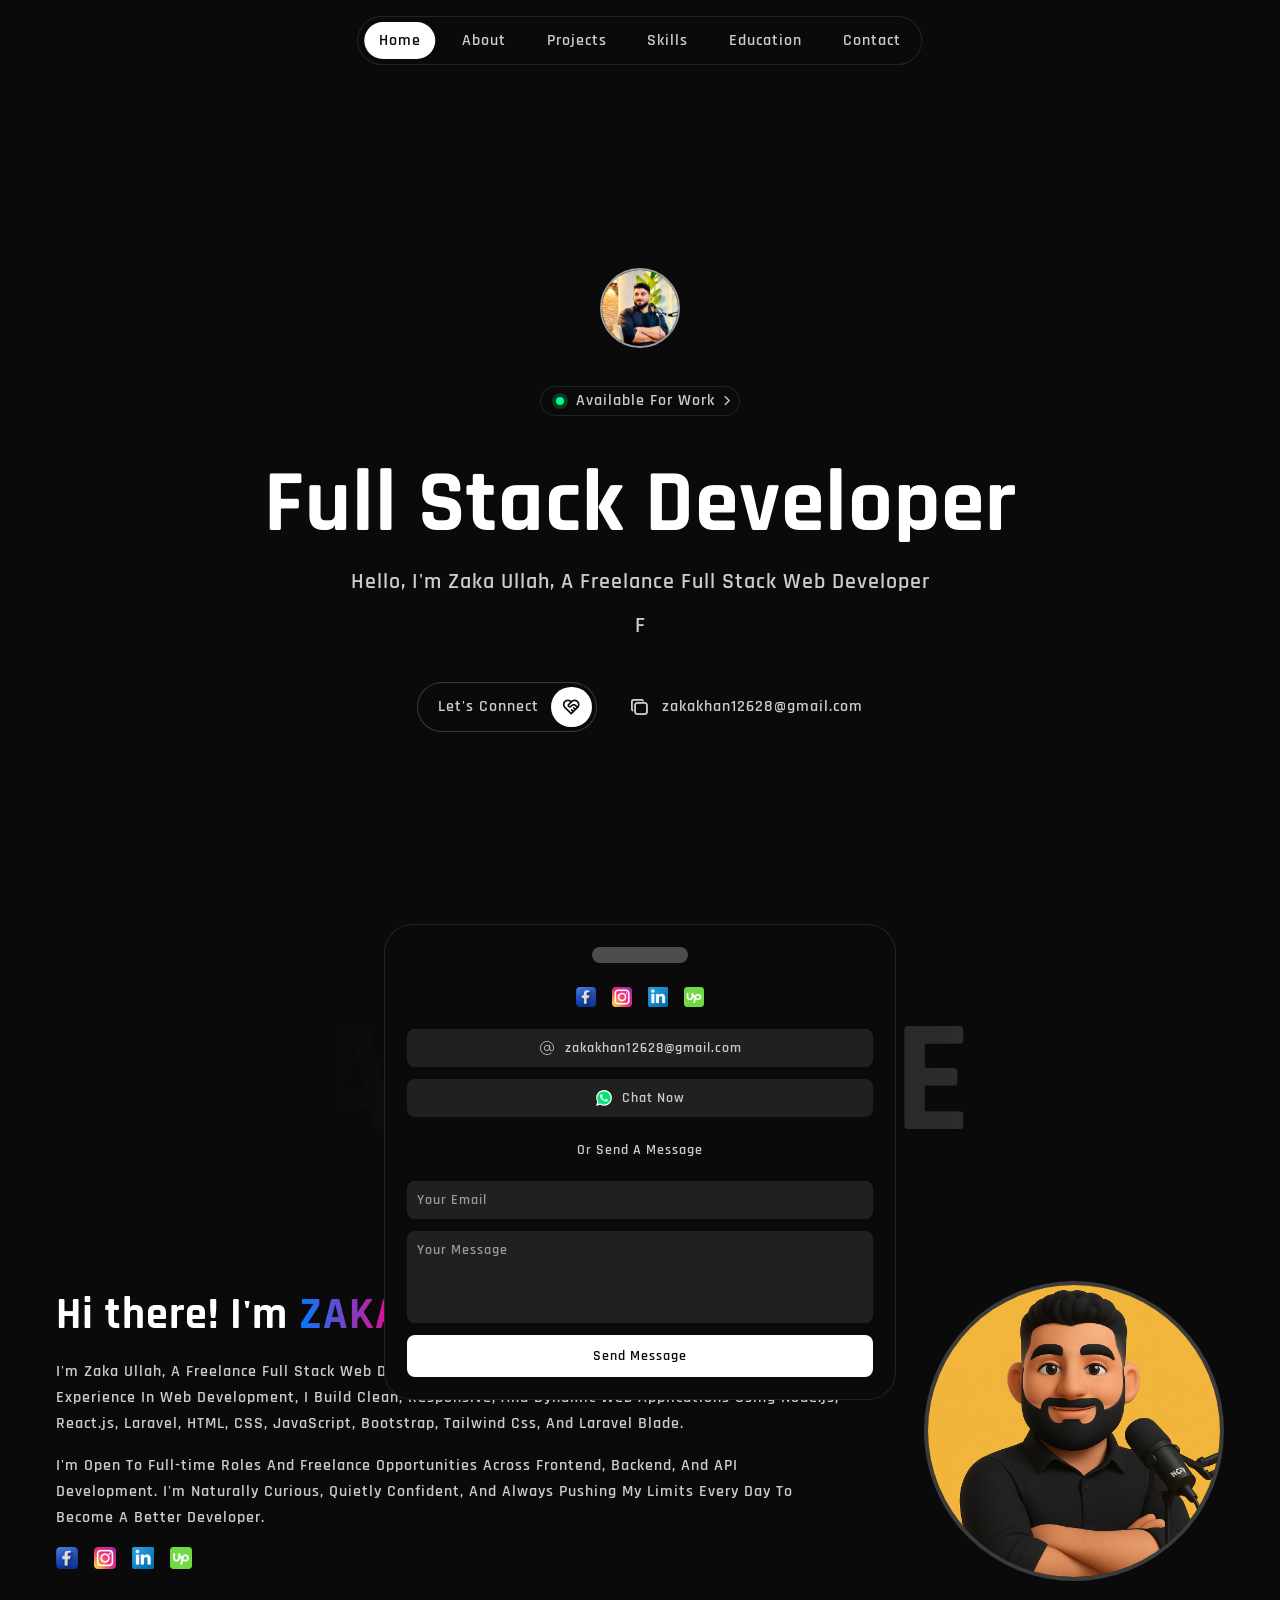
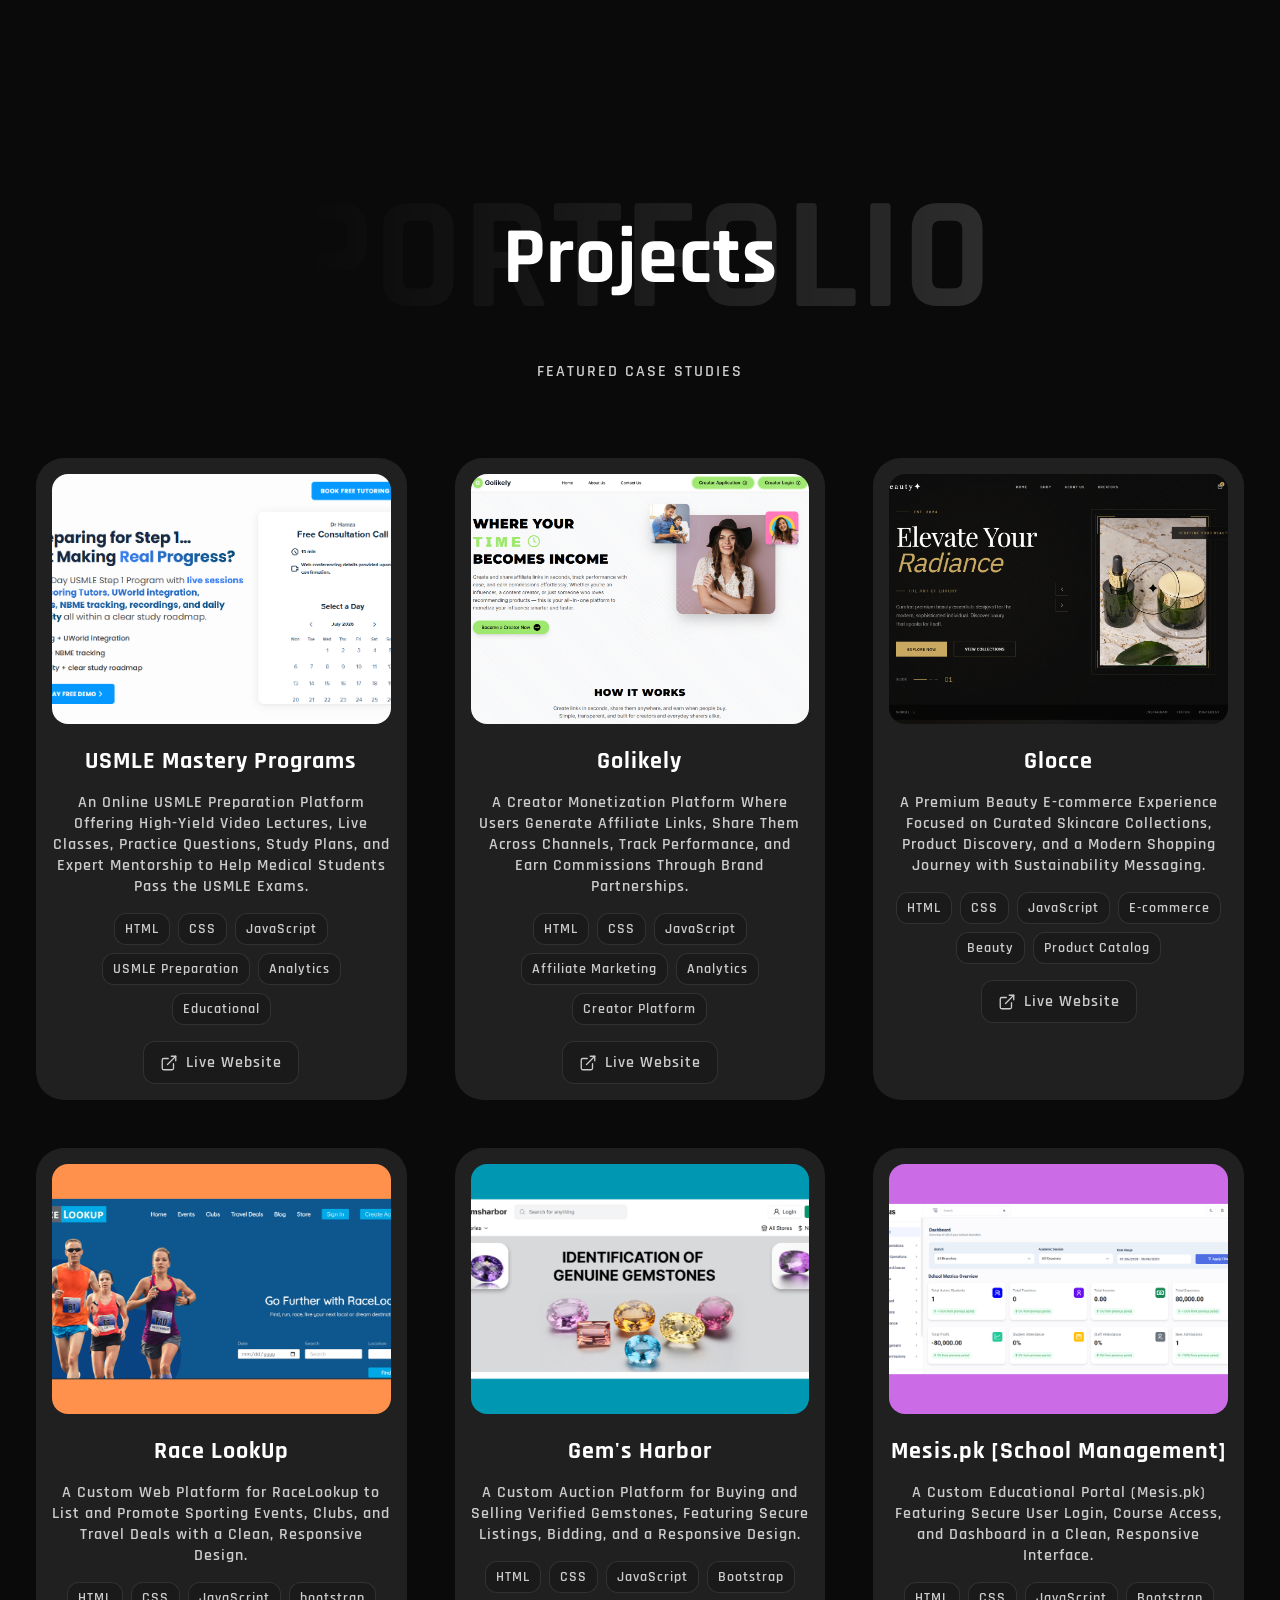
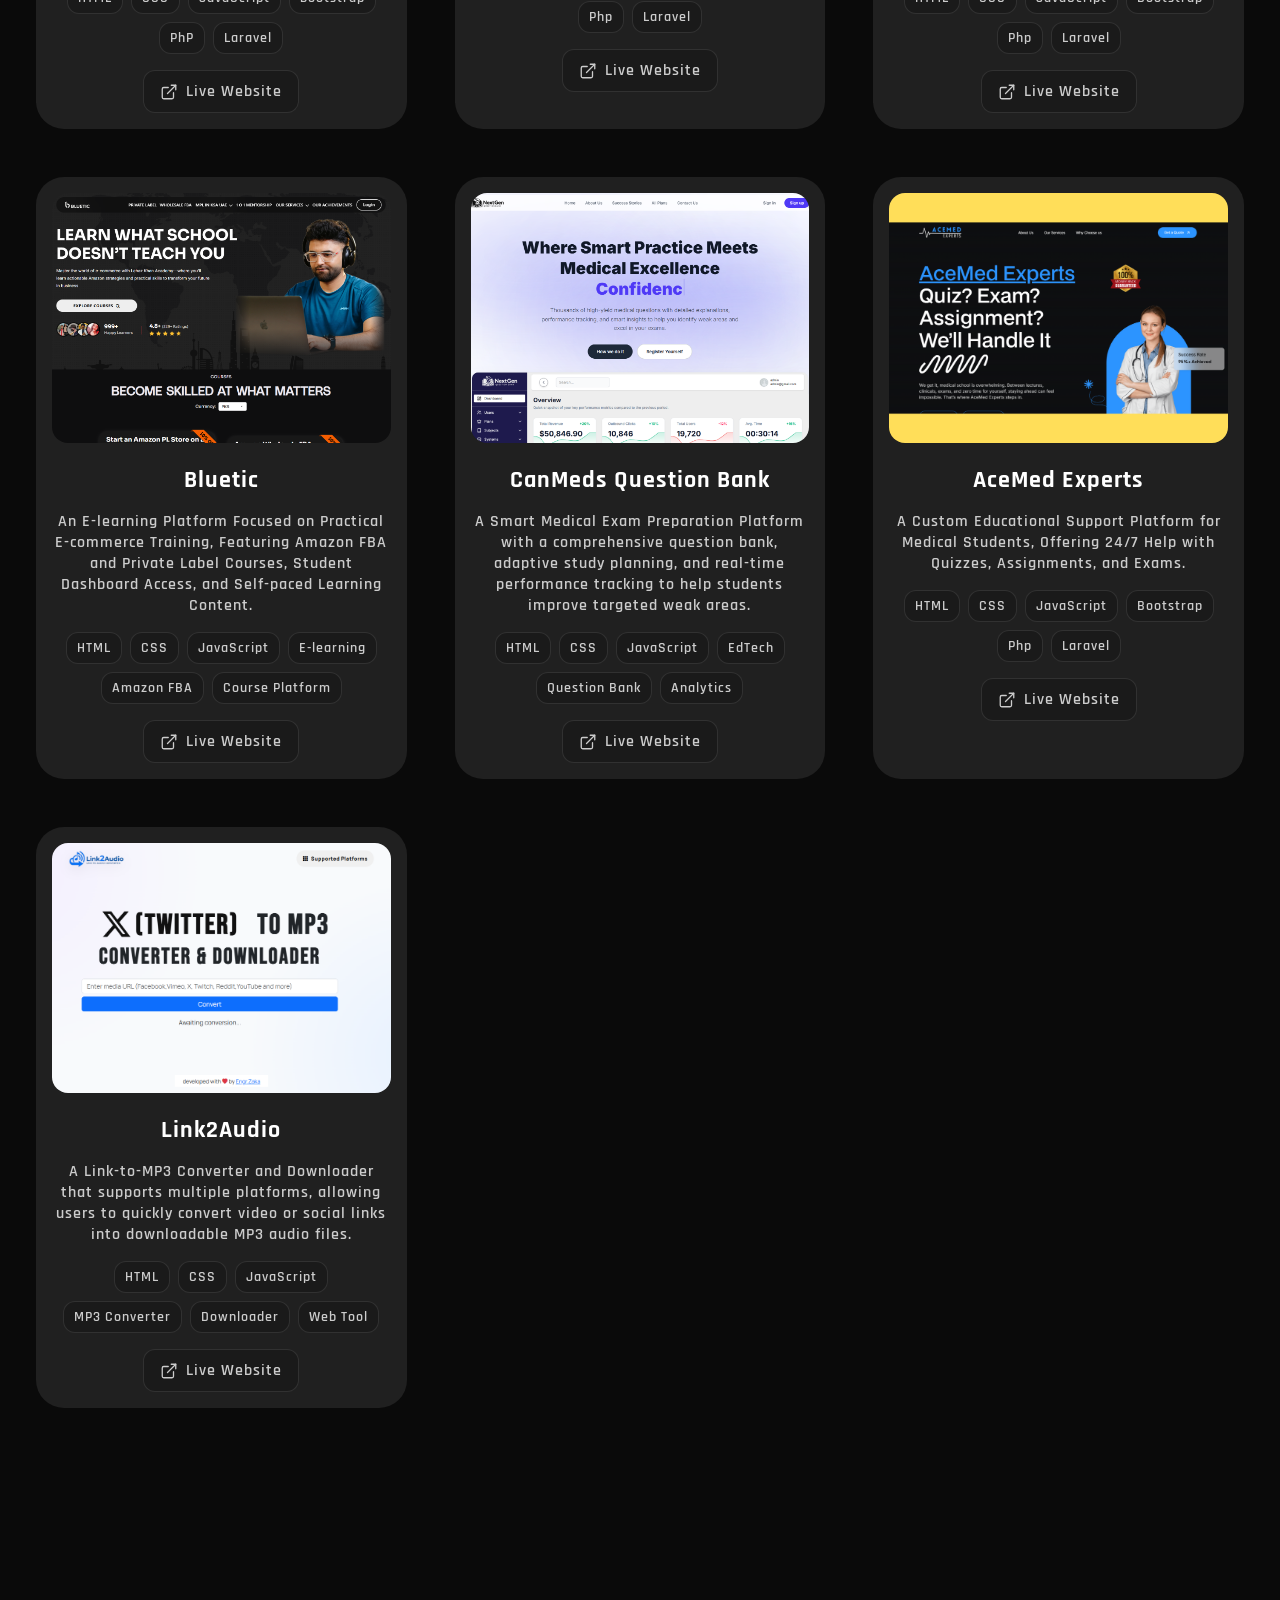
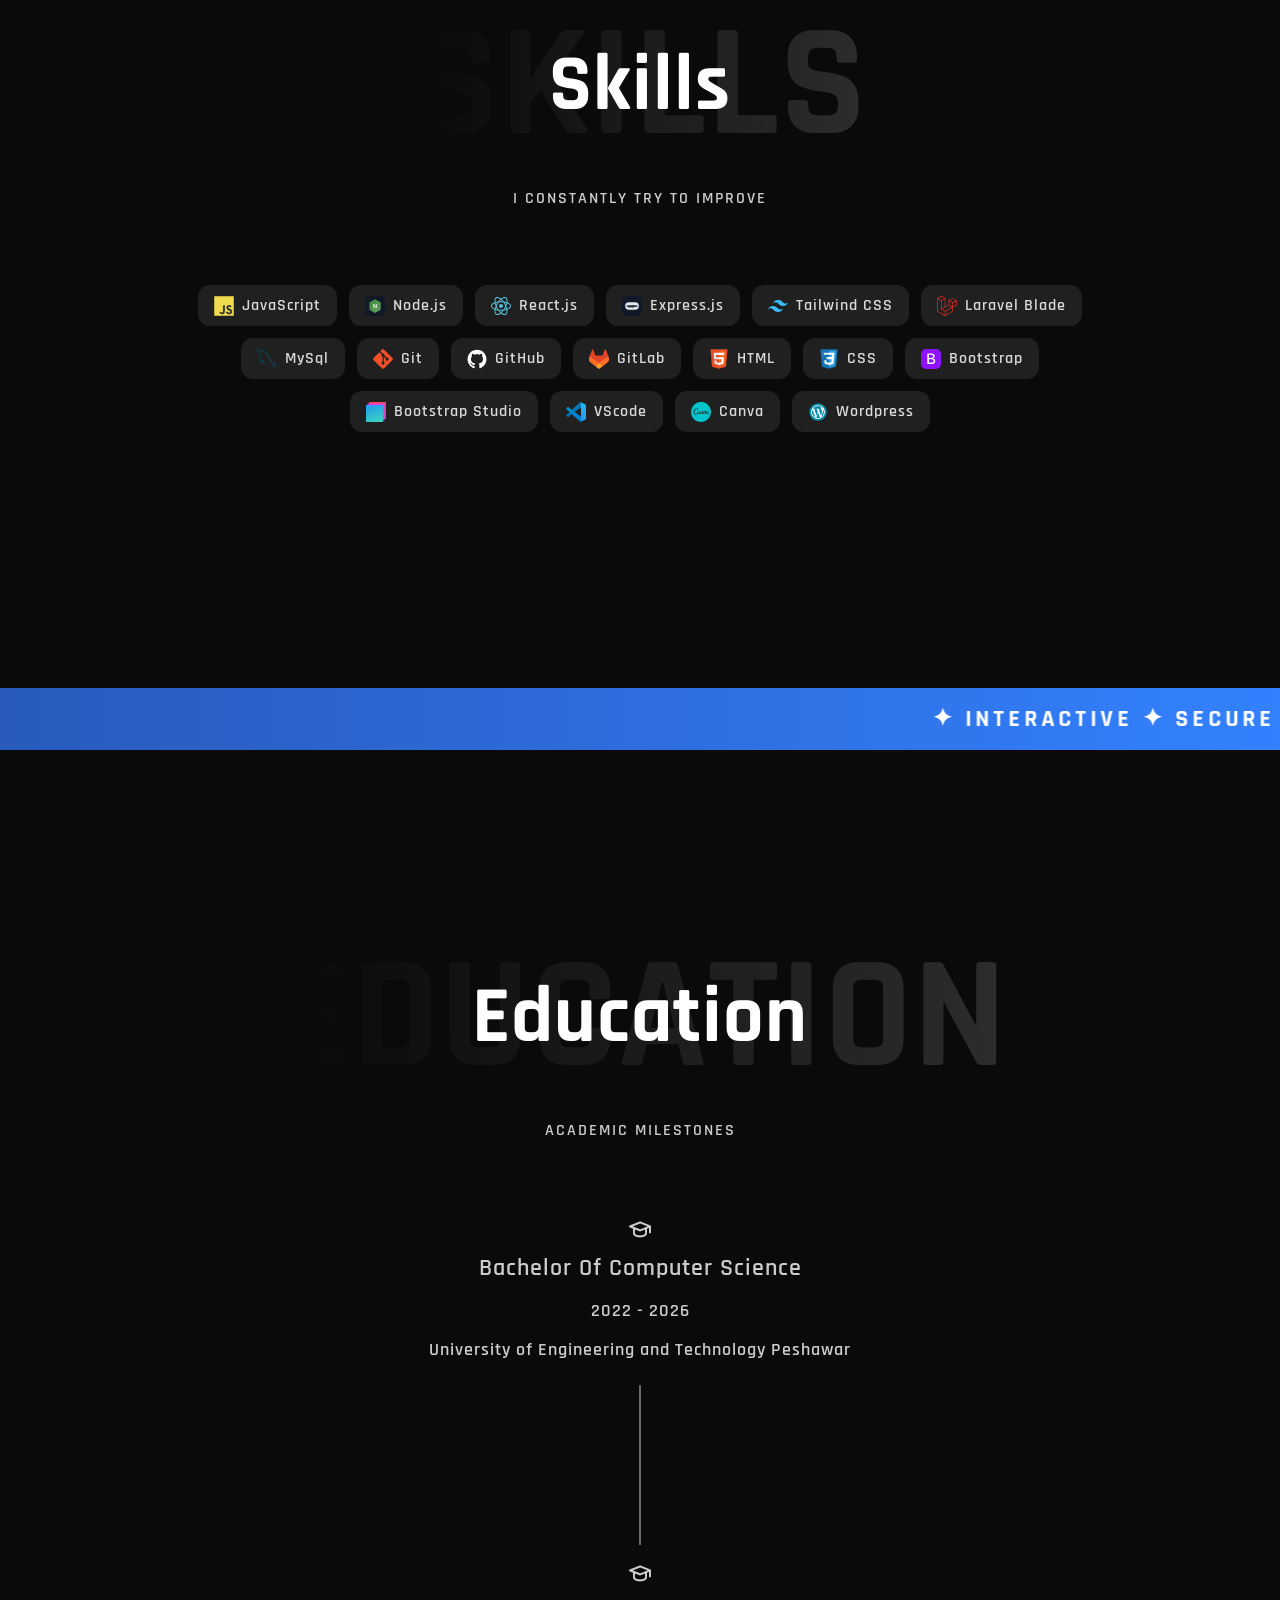
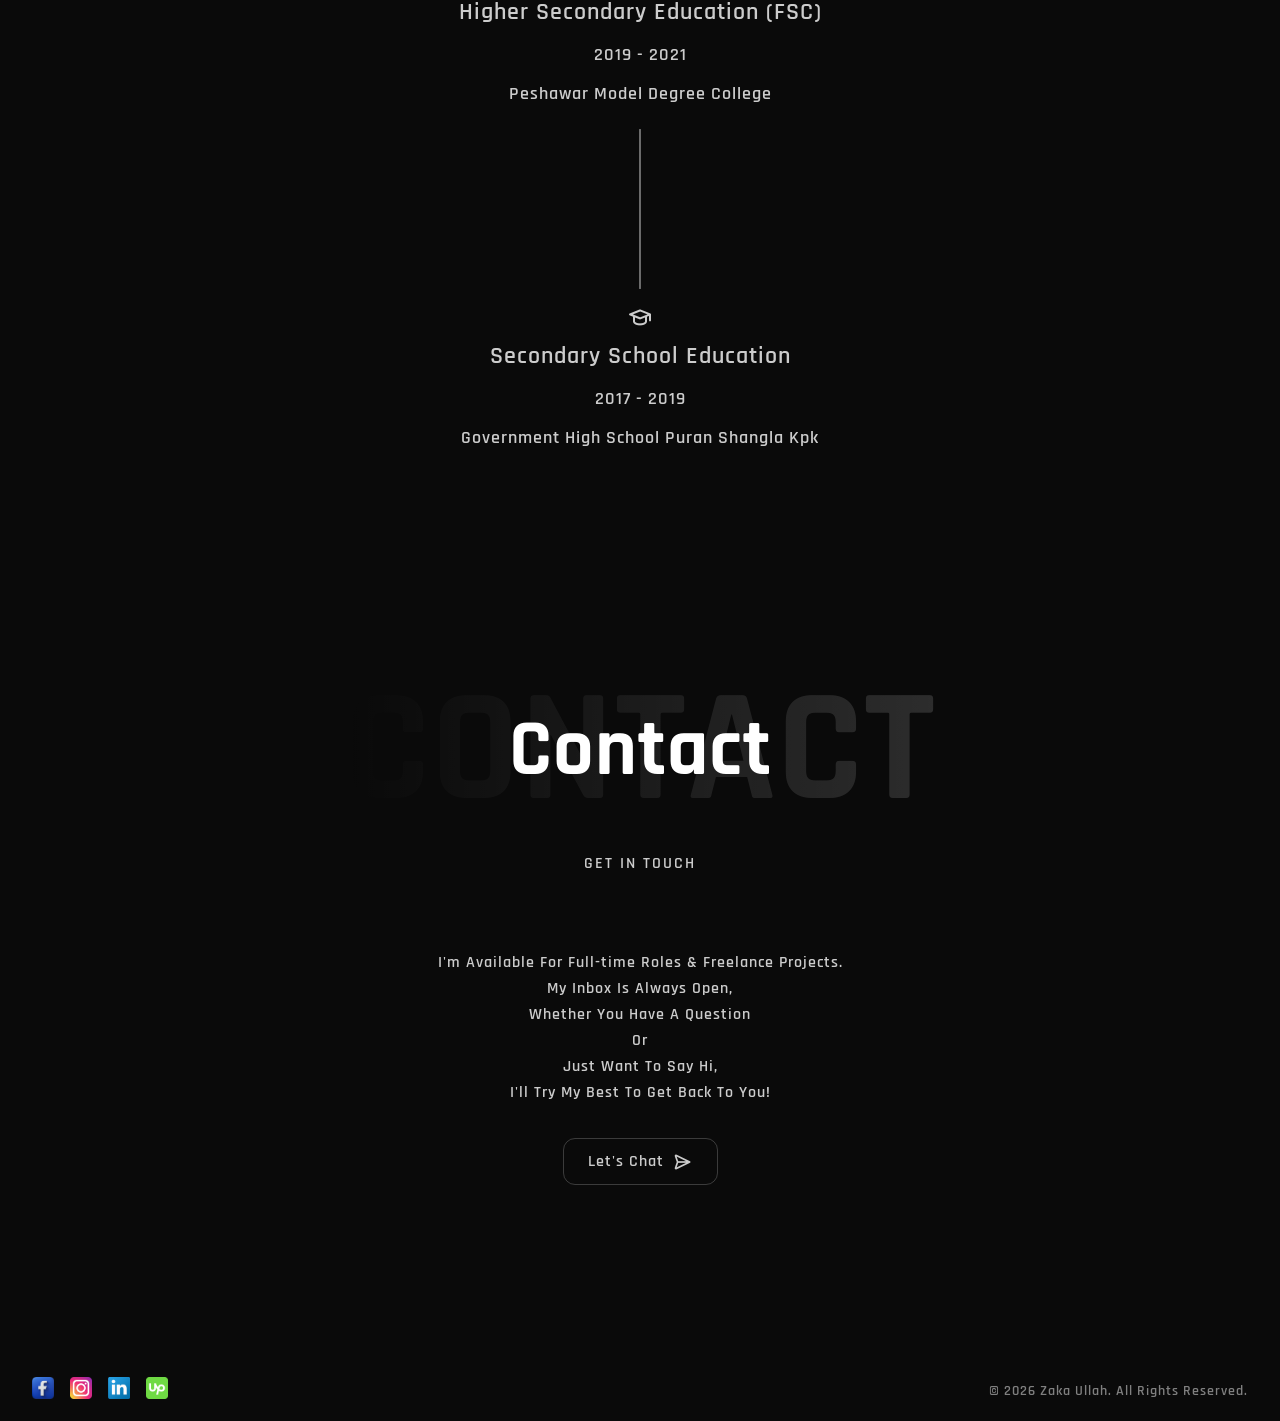
<file: index.html>
<!doctype html>
<html lang="en">
  <head>
    <meta charset="UTF-8" />
    <meta name="viewport" content="width=device-width, initial-scale=1.0" />
    <!-- STYLESHEET -->
    <link rel="stylesheet" href="style.css" />
    <link rel="stylesheet" href="assets/css/tabler-icons.css" />
    <!-- FONTS -->
    <link
      rel="preload"
      href="assets/fonts/rajdhani-500.woff2"
      as="font"
      type="font/woff2"
      crossorigin="anonymous"
    />
    <link
      rel="preload"
      href="assets/fonts/rajdhani-600.woff2"
      as="font"
      type="font/woff2"
      crossorigin="anonymous"
    />
    <link
      rel="preload"
      href="assets/fonts/rajdhani-700.woff2"
      as="font"
      type="font/woff2"
      crossorigin="anonymous"
    />
    <!-- PRIMARY META TAGS -->
    <meta
      name="description"
      content="I'm Zaka Ullah, A Freelance Full Stack Web Developer And Computer Science Graduate. I Build Responsive, Modern Web Applications With Node.js, React.js, Laravel, And More."
    />
    <meta
      name="keywords"
      content="Zaka Ullah, iamzaka, Developer, Web Developer, Full Stack Developer, Freelance Web Developer, Web Designer, Freelance Web Designer, Portfolio, Developer Portfolio, Personal Portfolio, Node.js, React.js, Laravel, Express.js, MySQL, HTML, CSS, JavaScript"
    />
    <meta name="author" content="Zaka Ullah" />
    <meta name="robots" content="index, follow" />
    <!-- CANONICAL URL -->
    <link rel="canonical" href="index.html" />
    <!-- SITEMAP -->
    <link
      rel="sitemap"
      type="application/xml"
      title="Sitemap"
      href="sitemap.xml"
    />
    <!-- OPEN GRAPH META TAGS -->
    <meta property="og:site_name" content="Zaka Ullah" />
    <meta property="og:locale" content="en_IN" />
    <meta property="og:type" content="website" />
    <meta
      property="og:title"
      content="Zaka Ullah - Freelance Full Stack Web Developer"
    />
    <meta
      property="og:description"
      content="I'm Zaka Ullah, A Freelance Full Stack Web Developer And Computer Science Graduate. I Build Responsive, Modern Web Applications With Node.js, React.js, Laravel, And More."
    />
    <meta property="og:image" content="https://zakariotech.studio/og-img.png" />
    <meta property="og:url" content="https://zakariotech.studio/" />
    <!-- TWITTER CARD META TAGS -->
    <meta name="twitter:card" content="summary_large_image" />
    <meta name="twitter:creator" content="@iamzaka" />
    <meta name="twitter:site" content="@iamzaka" />
    <meta
      name="twitter:title"
      content="Zaka Ullah - Freelance Full Stack Web Developer"
    />
    <meta
      name="twitter:description"
      content="I'm Zaka Ullah, A Freelance Full Stack Web Developer And Computer Science Graduate. I Build Responsive, Modern Web Applications With Node.js, React.js, Laravel, And More."
    />
    <meta
      name="twitter:image"
      content="https://sayedanowar.netlify.app/og-img.png"
    />
    <!-- STRUCTURED DATA MARKUP -->
    <script type="application/ld+json">
      {
        "@context": "https://schema.org/",
        "@type": "Person",
        "name": "Zaka Ullah",
        "url": "https://zakariotech.studio/",
        "image": "https://sayedanowar.netlify.app/og-img.png",
        "sameAs": [
          "https://www.facebook.com/zakatalks",
          "https://www.instagram.com/zakara_11/",
          "https://x.com/",
          "https://github.com/iamzaka",
          "https://zakariotech.studio/"
        ],
        "jobTitle": "Full Stack Web Developer"
      }
    </script>
    <!-- FAVICON -->
    <link
      rel="shortcut icon"
      class="favicon"
      href="./favicon/android-chrome-512x512.png"
      type="image/x-icon"
    />
    <link rel="icon" type="image/svg+xml" href="./favicon/favicon.ico" />
    <!-- ANDROID ICONS -->
    <link
      rel="icon"
      type="image/png"
      sizes="16x16"
      href="./favicon/favicon_v2.ico"
    />
    <link
      rel="icon"
      type="image/png"
      sizes="32x32"
      href="./favicon/favicon_v2.ico"
    />
    <link
      rel="icon"
      type="image/png"
      sizes="36x36"
      href="./favicon/favicon_v2.ico"
    />
    <link
      rel="icon"
      type="image/png"
      sizes="48x48"
      href="./favicon/favicon_v2.ico"
    />
    <link
      rel="icon"
      type="image/png"
      sizes="64x64"
      href="./favicon/favicon_v2.ico"
    />
    <link
      rel="icon"
      type="image/png"
      sizes="96x96"
      href="./favicon/favicon_v2.ico"
    />
    <link
      rel="icon"
      type="image/png"
      sizes="128x128"
      href="./favicon/favicon_v2.ico"
    />
    <link
      rel="icon"
      type="image/png"
      sizes="144x144"
      href="./favicon/favicon_v2.ico"
    />
    <link
      rel="icon"
      type="image/png"
      sizes="192x192"
      href="./favicon/favicon_v2.ico"
    />
    <link
      rel="icon"
      type="image/png"
      sizes="512x512"
      href="./favicon/favicon_v2.ico"
    />
    <!-- APPLE TOUCH ICONS -->
    <link
      rel="apple-touch-icon"
      sizes="57x57"
      href="./favicon/favicon_v2.ico"
    />
    <link
      rel="apple-touch-icon"
      sizes="60x60"
      href="./favicon/favicon_v2.ico"
    />
    <link
      rel="apple-touch-icon"
      sizes="72x72"
      href="./favicon/favicon_v2.ico"
    />
    <link
      rel="apple-touch-icon"
      sizes="76x76"
      href="./favicon/favicon_v2.ico"
    />
    <link
      rel="apple-touch-icon"
      sizes="114x114"
      href="./favicon/favicon_v2.ico"
    />
    <link
      rel="apple-touch-icon"
      sizes="120x120"
      href="./favicon/favicon_v2.ico"
    />
    <link
      rel="apple-touch-icon"
      sizes="144x144"
      href="./favicon/favicon_v2.ico"
    />
    <link
      rel="apple-touch-icon"
      sizes="152x152"
      href="./favicon/favicon_v2.ico"
    />
    <link
      rel="apple-touch-icon"
      sizes="180x180"
      href="./favicon/favicon_v2.ico"
    />

    <!-- MANIFEST -->
    <link rel="manifest" href="favicon/manifest.json" />
    <title>Zaka Ullah - Freelance Full Stack Web Developer</title>
  </head>

  <body>
    <!-- NAVBAR -->
    <nav class="navbar">
      <a href="index.html" class="logo">Zaka</a>
      <ul class="nav-links">
        <li class="home-mt">
          <a class="nav-link active" href="#home">Home</a>
        </li>
        <li><a class="nav-link" href="#about">About</a></li>
        <li><a class="nav-link" href="#projects">Projects</a></li>
        <li><a class="nav-link" href="#skills">Skills</a></li>
        <li><a class="nav-link" href="#education">Education</a></li>
        <li><a class="nav-link" href="#contact">Contact</a></li>
      </ul>
      <span class="menu-toggle"><i class="ti ti-category-filled"></i></span>
    </nav>
    <!-- HERO SECTION -->
    <section class="hero" id="home">
      <div>
        <img
          src="./assets/img/Profile.jpg"
          alt=""
          width="80px"
          height="80px"
          class="profile-pic"
        />
      </div>
      <a
        href="https://www.upwork.com/freelancers/~0139c465bc67f85f07?mp_source=share"
        class="badge"
        target="_blank"
      >
        <span class="indicator p-1"></span> Available For Work
        <i class="ti ti-chevron-right ang-right"></i>
      </a>
      <h1>Full Stack Developer</h1>
      <p class="subheading">
        Hello, I'm Zaka Ullah, A Freelance Full Stack Web Developer
      </p>
      <p class="subheading auto-type"></p>
      <div class="hero-btns-sec">
        <button class="hero-btn open-drawer-btn">
          Let's Connect
          <i class="ti ti-heart-handshake arr-right"></i>
        </button>
        <div class="drawer-overlay"></div>
        <div class="drawer">
          <div class="drag-handle"></div>
          <div class="drawer-links">
            <a href="https://www.facebook.com/zakatalks" class="drawer-icon">
              <img src="assets/svg/facebook.png" alt="Facebook" />
            </a>
            <a
              href="https://www.instagram.com/zakara_11?utm_source=ig_web_button_share_sheet&igsh=MXJvN3huenM1MjE0ZA=="
              class="drawer-icon"
            >
              <img src="assets/svg/Instagram.png" alt="Instagram" />
            </a>
            <a
              href="https://www.linkedin.com/in/engrzakakhan/"
              class="drawer-icon"
            >
              <img src="assets/svg/linkedin.png" alt="LinkedIn" />
            </a>
            <a
              href="https://www.upwork.com/freelancers/~0139c465bc67f85f07?mp_source=share"
              class="drawer-icon"
            >
              <img src="assets/svg/upwork.png" alt="upwork" />
            </a>
          </div>
          <a href="mailto:zakakhan12628@gmail.com" class="drawer-btn">
            <img src="assets/svg/mail.svg" alt="Gmail" />
            zakakhan12628@gmail.com
          </a>
          <a href="https://wa.me/923478657454" class="drawer-btn">
            <img src="assets/svg/whatsapp.svg" alt="chat" />
            Chat Now
          </a>
          <p>Or Send A Message</p>
          <form method="POST" class="contact-form" id="form">
            <input
              type="hidden"
              name="access_key"
              value="a2ec3c18-60c5-4c61-b1e4-9b06e51ca1ce"
            />
            <input type="hidden" name="from_name" value="Portfolio" />
            <input type="hidden" name="subject" value="New Message" />
            <input
              type="email"
              name="email"
              class="input-field"
              placeholder="Your Email"
              required
            />
            <textarea
              name="message"
              class="input-field"
              placeholder="Your Message"
              rows="4"
              required
            ></textarea>
            <button type="submit" class="send-btn">Send Message</button>
            <div class="result" id="result"></div>
          </form>
        </div>
        <span class="email" id="email-text"
          ><i id="copy-icon" class="ti ti-copy copy-btn"></i>
          zakakhan12628@gmail.com
        </span>
      </div>
    </section>
    <!-- ABOUT SECTION -->
    <section class="about" id="about">
      <div class="main-title">
        <div class="sec-title">
          <span>ABOUT ME</span>
          <h2>About Me</h2>
        </div>
        <p>MORE ABOUT ME</p>
      </div>
      <div class="about-details">
        <div class="about-content">
          <h3>Hi there! I'm <span class="gradient-text">ZAKA</span></h3>
          <p>
            I'm Zaka Ullah, A Freelance Full Stack Web Developer And Computer
            Science Graduate. With 4 Years Of Experience In Web Development, I
            Build Clean, Responsive, And Dynamic Web Applications Using Node.js,
            React.js, Laravel, HTML, CSS, JavaScript, Bootstrap, Tailwind Css,
            And Laravel Blade.
          </p>
          <p>
            I'm Open To Full-time Roles And Freelance Opportunities Across
            Frontend, Backend, And API Development. I'm Naturally Curious,
            Quietly Confident, And Always Pushing My Limits Every Day To Become
            A Better Developer.
          </p>
          <div class="about-links">
            <a
              href="https://www.facebook.com/zakatalks"
              class="about-icon"
              data-tooltip="Facebook"
            >
              <img src="assets/svg/facebook.png" alt="Facebook" />
            </a>
            <a
              href="https://www.instagram.com/zakara_11?utm_source=ig_web_button_share_sheet&igsh=MXJvN3huenM1MjE0ZA=="
              class="about-icon"
              data-tooltip="Instagram"
            >
              <img src="assets/svg/Instagram.png" alt="Instagram" />
            </a>
            <a
              href="https://www.linkedin.com/in/engrzakakhan/"
              class="about-icon"
              data-tooltip="GitHub"
            >
              <img src="assets/svg/linkedin.png" alt="GitHub" />
            </a>
            <a
              href="https://www.upwork.com/freelancers/~0139c465bc67f85f07?mp_source=share"
              class="about-icon"
              data-tooltip="Upwork"
            >
              <img src="assets/svg/upwork.png" alt="Upwork" />
            </a>
          </div>
        </div>
        <div class="about-image">
          <img src="assets/img/avatar.png" alt="Zaka Ullah" loading="lazy" />
        </div>
      </div>
    </section>
    <!-- PROJECTS SECTION -->
    <section class="projects" id="projects">
      <div class="main-title">
        <div class="sec-title">
          <span>PORTFOLIO</span>
          <h2>Projects</h2>
        </div>
        <p>FEATURED CASE STUDIES</p>
      </div>
      <div class="project-container">
        <div class="project-card">
          <img src="assets/img/p-10.png" alt="P-1" loading="lazy" />
          <h3 class="project-title">USMLE Mastery Programs</h3>
          <p class="project-description">
            An Online USMLE Preparation Platform Offering High-Yield Video
            Lectures, Live Classes, Practice Questions, Study Plans, and Expert
            Mentorship to Help Medical Students Pass the USMLE Exams.
          </p>
          <div class="tags">
            <span class="tag">HTML</span>
            <span class="tag">CSS</span>
            <span class="tag">JavaScript</span>
            <span class="tag">USMLE Preparation</span>
            <span class="tag">Analytics</span>
            <span class="tag">Educational</span>
          </div>
          <div class="buttons">
            <a href="https://usmlemasteryprograms.com/" class="btn" target="_blank">
              <img src="assets/svg/external-link.svg" alt="Link" />
              Live Website
            </a>
          </div>
        </div>
        <div class="project-card">
          <img src="assets/img/P-1.png" alt="P-1" loading="lazy" />
          <h3 class="project-title">Golikely</h3>
          <p class="project-description">
            A Creator Monetization Platform Where Users Generate Affiliate
            Links, Share Them Across Channels, Track Performance, and Earn
            Commissions Through Brand Partnerships.
          </p>
          <div class="tags">
            <span class="tag">HTML</span>
            <span class="tag">CSS</span>
            <span class="tag">JavaScript</span>
            <span class="tag">Affiliate Marketing</span>
            <span class="tag">Analytics</span>
            <span class="tag">Creator Platform</span>
          </div>
          <div class="buttons">
            <a href="https://www.golikely.com/" class="btn" target="_blank">
              <img src="assets/svg/external-link.svg" alt="Link" />
              Live Website
            </a>
          </div>
        </div>
        <div class="project-card">
          <img src="assets/img/P-2.png" alt="P-2" loading="lazy" />
          <h3 class="project-title">Glocce</h3>
          <p class="project-description">
            A Premium Beauty E-commerce Experience Focused on Curated Skincare
            Collections, Product Discovery, and a Modern Shopping Journey with
            Sustainability Messaging.
          </p>
          <div class="tags">
            <span class="tag">HTML</span>
            <span class="tag">CSS</span>
            <span class="tag">JavaScript</span>
            <span class="tag">E-commerce</span>
            <span class="tag">Beauty</span>
            <span class="tag">Product Catalog</span>
          </div>
          <div class="buttons">
            <a href="https://www.glocce.com/" class="btn" target="_blank">
              <img src="assets/svg/external-link.svg" alt="Link" />
              Live Website
            </a>
          </div>
        </div>
        <div class="project-card">
          <img src="assets/img/P-3.png" alt="P-3" loading="lazy" />
          <h3 class="project-title">Race LookUp</h3>
          <p class="project-description">
            A Custom Web Platform for RaceLookup to List and Promote Sporting
            Events, Clubs, and Travel Deals with a Clean, Responsive Design.
          </p>
          <div class="tags">
            <span class="tag">HTML</span>
            <span class="tag">CSS</span>
            <span class="tag">JavaScript</span>
            <span class="tag">bootstrap</span>
            <span class="tag">PhP</span>
            <span class="tag">Laravel</span>
          </div>
          <div class="buttons">
            <a href="https://racelookup.com/" class="btn">
              <img src="assets/svg/external-link.svg" alt="Link" />
              Live Website
            </a>
          </div>
        </div>
        <div class="project-card">
          <img src="assets/img/P-4.png" alt="P-4" loading="lazy" />
          <h3 class="project-title">Gem's Harbor</h3>
          <p class="project-description">
            A Custom Auction Platform for Buying and Selling Verified Gemstones,
            Featuring Secure Listings, Bidding, and a Responsive Design.
          </p>
          <div class="tags">
            <span class="tag">HTML</span>
            <span class="tag">CSS</span>
            <span class="tag">JavaScript</span>
            <span class="tag">Bootstrap</span>
            <span class="tag">Php</span>
            <span class="tag">Laravel</span>
          </div>
          <div class="buttons">
            <a href="https://gemsharbor.com/" class="btn" target="_blank">
              <img src="assets/svg/external-link.svg" alt="Link" />
              Live Website
            </a>
          </div>
        </div>

        <div class="project-card">
          <img src="assets/img/P-6.png" alt="P-4" loading="lazy" />
          <h3 class="project-title">Mesis.pk [School Management]</h3>
          <p class="project-description">
            A Custom Educational Portal (Mesis.pk) Featuring Secure User Login,
            Course Access, and Dashboard in a Clean, Responsive Interface.
          </p>
          <div class="tags">
            <span class="tag">HTML</span>
            <span class="tag">CSS</span>
            <span class="tag">JavaScript</span>
            <span class="tag">Bootstrap</span>
            <span class="tag">Php</span>
            <span class="tag">Laravel</span>
          </div>
          <div class="buttons">
            <a href="https://mesis.pk/" class="btn" target="_blank">
              <img src="assets/svg/external-link.svg" alt="Link" />
              Live Website
            </a>
          </div>
        </div>

        <div class="project-card">
          <img src="assets/img/p-8.png" alt="Bluetic" loading="lazy" />
          <h3 class="project-title">Bluetic</h3>
          <p class="project-description">
            An E-learning Platform Focused on Practical E-commerce Training,
            Featuring Amazon FBA and Private Label Courses, Student Dashboard
            Access, and Self-paced Learning Content.
          </p>
          <div class="tags">
            <span class="tag">HTML</span>
            <span class="tag">CSS</span>
            <span class="tag">JavaScript</span>
            <span class="tag">E-learning</span>
            <span class="tag">Amazon FBA</span>
            <span class="tag">Course Platform</span>
          </div>
          <div class="buttons">
            <a href="#" class="btn" target="_blank">
              <img src="assets/svg/external-link.svg" alt="Link" />
              Live Website
            </a>
          </div>
        </div>
        <div class="project-card">
          <img src="assets/img/p-9.png" alt="CanMeds" loading="lazy" />
          <h3 class="project-title">CanMeds Question Bank</h3>
          <p class="project-description">
            A Smart Medical Exam Preparation Platform with a comprehensive
            question bank, adaptive study planning, and real-time performance
            tracking to help students improve targeted weak areas.
          </p>
          <div class="tags">
            <span class="tag">HTML</span>
            <span class="tag">CSS</span>
            <span class="tag">JavaScript</span>
            <span class="tag">EdTech</span>
            <span class="tag">Question Bank</span>
            <span class="tag">Analytics</span>
          </div>
          <div class="buttons">
            <a href="#" class="btn" target="_blank">
              <img src="assets/svg/external-link.svg" alt="Link" />
              Live Website
            </a>
          </div>
        </div>
        <div class="project-card">
          <img src="assets/img/P-5.png" alt="P-4" loading="lazy" />
          <h3 class="project-title">AceMed Experts</h3>
          <p class="project-description">
            A Custom Educational Support Platform for Medical Students, Offering
            24/7 Help with Quizzes, Assignments, and Exams.
          </p>
          <div class="tags">
            <span class="tag">HTML</span>
            <span class="tag">CSS</span>
            <span class="tag">JavaScript</span>
            <span class="tag">Bootstrap</span>
            <span class="tag">Php</span>
            <span class="tag">Laravel</span>
          </div>
          <div class="buttons">
            <a href="#" class="btn" target="_blank">
              <img src="assets/svg/external-link.svg" alt="Link" />
              Live Website
            </a>
          </div>
        </div>
        <div class="project-card">
          <img src="assets/img/p-7.png" alt="Link2Audio" loading="lazy" />
          <h3 class="project-title">Link2Audio</h3>
          <p class="project-description">
            A Link-to-MP3 Converter and Downloader that supports multiple
            platforms, allowing users to quickly convert video or social links
            into downloadable MP3 audio files.
          </p>
          <div class="tags">
            <span class="tag">HTML</span>
            <span class="tag">CSS</span>
            <span class="tag">JavaScript</span>
            <span class="tag">MP3 Converter</span>
            <span class="tag">Downloader</span>
            <span class="tag">Web Tool</span>
          </div>
          <div class="buttons">
            <a href="#" class="btn" target="_blank">
              <img src="assets/svg/external-link.svg" alt="Link" />
              Live Website
            </a>
          </div>
        </div>
      </div>
    </section>
    <!-- SKILLS SECTION -->
    <section class="skills" id="skills">
      <div class="main-title">
        <div class="sec-title">
          <span>SKILLS</span>
          <h2>Skills</h2>
        </div>
        <p>I CONSTANTLY TRY TO IMPROVE</p>
      </div>
      <div class="tech-stacks">
        <div class="tech-item">
          <img
            src="assets/svg/javascript.svg"
            alt="JavaScript"
            loading="lazy"
          />
          JavaScript
        </div>
        <div class="tech-item">
          <img src="assets/svg/nodejs.svg" alt="Node.js" loading="lazy" />
          Node.js
        </div>
        <div class="tech-item">
          <img src="assets/svg/react.svg" alt="React" loading="lazy" />
          React.js
        </div>
        <div class="tech-item">
          <img src="assets/svg/expressjs.svg" alt="Express.js" loading="lazy" />
          Express.js
        </div>
        <div class="tech-item">
          <img
            src="assets/svg/tailwindcss.svg"
            alt="TailwindCss"
            loading="lazy"
          />
          Tailwind CSS
        </div>
        <div class="tech-item">
          <img src="assets/svg/laravel.svg" alt="Laravel" loading="lazy" />
          Laravel Blade
        </div>
        <div class="tech-item">
          <img src="assets/svg/mysql.svg" alt="MySql" loading="lazy" />
          MySql
        </div>
        <div class="tech-item">
          <img src="assets/svg/git.svg" alt="Git" loading="lazy" />
          Git
        </div>
        <div class="tech-item">
          <img src="assets/svg/github.svg" alt="GitHub" loading="lazy" />
          GitHub
        </div>
        <div class="tech-item">
          <img src="assets/svg/gitlab.svg" alt="GitLab" loading="lazy" />
          GitLab
        </div>
        <div class="tech-item">
          <img src="assets/svg/html5.svg" alt="HTML" loading="lazy" />
          HTML
        </div>
        <div class="tech-item">
          <img src="assets/svg/css3.svg" alt="CSS" loading="lazy" />
          CSS
        </div>
        <div class="tech-item">
          <img src="assets/svg/bootstrap.svg" alt="Bootstrap" loading="lazy" />
          Bootstrap
        </div>
        <div class="tech-item">
          <img
            src="assets/svg/bootstrap-studio.svg"
            alt="Bootstrap Studio"
            loading="lazy"
          />
          Bootstrap Studio
        </div>
        <div class="tech-item">
          <img src="assets/svg/vscode.svg" alt="VScode" loading="lazy" />
          VScode
        </div>
        <div class="tech-item">
          <img src="assets/svg/canva.svg" alt="Canva" loading="lazy" />
          Canva
        </div>
        <div class="tech-item">
          <img src="assets/svg/wordpress.svg" alt="Wordpress" loading="lazy" />
          Wordpress
        </div>
      </div>
    </section>
    <!-- MARQUEE -->
    <marquee
      onmouseover="this.stop()"
      onmouseout="this.start()"
      behavior="stop"
      direction="left"
      scrollamount="9"
    >
      ✦ INTERACTIVE ✦ SECURE ✦ RELIABLE ✦ ENGAGING ✦ ACCESSIBLE ✦ RESPONSIVE ✦
      DYNAMIC ✦ SCALABLE ✦ SEARCH OPTIMIZED
    </marquee>
    <!-- EDUCATION SECTION -->
    <section class="education" id="education">
      <div class="main-title">
        <div class="sec-title">
          <span>EDUCATION</span>
          <h2>Education</h2>
        </div>
        <p>ACADEMIC MILESTONES</p>
      </div>
      <div class="education-section">
        <div class="education-container">
          <i class="ti ti-school"></i>
          <h3 class="degree">Bachelor Of Computer Science</h3>
          <p class="date">2022 - 2026</p>
          <p class="school">
            University of Engineering and Technology Peshawar
          </p>
          <span class="education-line"></span>
        </div>
        <div class="education-container">
          <i class="ti ti-school"></i>
          <h3 class="degree">Higher Secondary Education (FSC)</h3>
          <p class="date">2019 - 2021</p>
          <p class="school">Peshawar Model Degree College</p>
          <span class="education-line"></span>
        </div>
        <div class="education-container">
          <i class="ti ti-school"></i>
          <h3 class="degree">Secondary School Education</h3>
          <p class="date">2017 - 2019</p>
          <p class="school">Government High School Puran Shangla Kpk</p>
        </div>
      </div>
    </section>
    <!-- CONTACT SECTION -->
    <section class="contact" id="contact">
      <div class="main-title">
        <div class="sec-title">
          <span>CONTACT</span>
          <h2>Contact</h2>
        </div>
        <p>GET IN TOUCH</p>
      </div>
      <div class="contact-description">
        <p>
          I'm Available For Full-time Roles & Freelance Projects.<br />My Inbox
          Is Always Open,<br />
          Whether You Have A Question<br />Or<br />Just Want To Say Hi,<br />I'll
          Try My Best To Get Back To You!
        </p>
        <a
          href="https://wa.me/923478657454"
          class="contact-btn"
          target="_blank"
          rel="noopener"
        >
          Let's Chat
          <i class="ti ti-send-2"></i>
        </a>
      </div>
    </section>
    <!-- FOOTER -->
    <footer>
      <div class="footer-content">
        <div class="footer-links">
          <a
            href="https://www.facebook.com/zakatalks"
            class="footer-icon"
            data-tooltip="Facebook"
          >
            <img src="assets/svg/facebook.png" alt="Facebook" />
          </a>
          <a
            href="https://www.instagram.com/zakara_11?utm_source=ig_web_button_share_sheet&igsh=MXJvN3huenM1MjE0ZA=="
            class="footer-icon"
            data-tooltip="Instagram"
          >
            <img src="assets/svg/Instagram.png" alt="Instagram" />
          </a>
          <a
            href="https://www.linkedin.com/in/engrzakakhan/"
            class="footer-icon"
            data-tooltip="GitHub"
          >
            <img src="assets/svg/linkedin.png" alt="GitHub" />
          </a>
          <a
            href="https://www.upwork.com/freelancers/~0139c465bc67f85f07?mp_source=share"
            class="footer-icon"
            data-tooltip="Gmail"
          >
            <img src="assets/svg/upwork.png" alt="Gmail" />
          </a>
        </div>
        <p class="copyright">&copy; 2026 Zaka Ullah. All Rights Reserved.</p>
      </div>
    </footer>
    <!-- JAVASCRIPT FILES -->
    <script src="script.js"></script>
    <script src="assets/js/confetti.js"></script>
    <script src="assets/js/typed.js"></script>
    <script>
      var typed = new Typed(".auto-type", {
        strings: [
          "Full Stack Developer",
          "React.js Developer",
          "Laravel Developer",
          "Node.js Developer",
        ],
        typeSpeed: 40,
        backSpeed: 40,
        smartBackspace: true,
        showCursor: false,
        loop: true,
      });
    </script>
  </body>
</html>
</file>
<file: style.css>
/********** FONT SETTINGS **********/

@font-face {
    font-display: swap;
    font-family: 'Rajdhani';
    font-style: normal;
    font-weight: 500;
    src: url('assets/fonts/rajdhani-500.woff2') format('woff2');
}

@font-face {
    font-display: swap;
    font-family: 'Rajdhani';
    font-style: normal;
    font-weight: 600;
    src: url('assets/fonts/rajdhani-600.woff2') format('woff2');
}

@font-face {
    font-display: swap;
    font-family: 'Rajdhani';
    font-style: normal;
    font-weight: 700;
    src: url('assets/fonts/rajdhani-700.woff2') format('woff2');
}

/********** SETTINGS **********/

* {
    margin: 0;
    padding: 0;
    box-sizing: border-box;
    font-family: "Rajdhani", sans-serif;
    scroll-behavior: smooth;
    font-weight: 600;
    letter-spacing: 1px;
    -webkit-tap-highlight-color: transparent;
}

body {
    width: 100%;
    height: 100%;
    scroll-behavior: smooth;
    color: #CCCCCC;
    background-color: #0A0A0A;
    -webkit-tap-highlight-color: transparent;
}

/********** NAVBAR **********/

.navbar {
    position: fixed;
    top: 0;
    left: 50%;
    transform: translateX(-50%);
    display: flex;
    flex-direction: row;
    justify-content: center;
    align-items: center;
    padding: 1rem;
    z-index: 10;
}

.navbar .logo {
    display: none;
}

.nav-links {
    display: flex;
    flex-direction: row;
    gap: 0.75rem;
    padding: 0.8rem 0.4rem;
    border: 1px solid rgba(255, 255, 255, 0.1);
    font-size: 1rem;
    border-radius: 500px;
    list-style: none;
    background-color: #0A0A0A;
}

.nav-links a {
    padding: 0.5rem 0.9rem;
    border-radius: 500px;
    text-decoration: none;
    color: #CCCCCC;
    transition: 0.3s ease;
}

.nav-links a:hover {
    background-color: #202020;
}

.nav-links a.active {
    color: #0A0A0A;
    background-color: #FFFFFF;
    transition: background-color 0.3s ease;
}

.menu-toggle {
    display: none;
}

/********** HOME SECTION **********/

.hero {
    height: 100vh;
    display: flex;
    flex-direction: column;
    justify-content: center;
    align-items: center;
    text-align: center;
    padding: 1rem;
}

.indicator {
    width: 8px;
    height: 8px;
    outline: 4px solid #00FF8833;
    border-radius: 500px;
    background-color: #00FF88;
    margin: 0px 0.75rem;
}

.profile-pic {
    width: 80px;
    height: 80px;
    border-radius: 50%;
    object-fit: cover;
    border: 2px solid rgba(255, 255, 255, 0.595);
    margin-top: 100px;
}

.hero .badge {
    display: flex;
    justify-content: center;
    align-items: center;
    padding: 0.2rem 0.2rem;
    border-radius: 500px;
    font-size: 1rem;
    border: 1px solid rgba(255, 255, 255, 0.1);
    color: #CCCCCC;
    text-decoration: none;
    margin-top: 2rem;
}

.badge .ang-right {
    font-size: 1rem;
    margin-left: 0.2rem;
}

.hero h1 {
    font-size: 6.25rem;
    font-weight: 700;
    margin-top: 2rem;
    color: #FFFFFF;
}

.hero .subheading {
    font-size: 1.5rem;
    margin: 0.5rem 0;
}

.auto-type {
    min-height: 1.375em;
}

.hero-btns-sec {
    margin-top: 2rem;
    display: flex;
    justify-content: center;
    align-items: center;
    gap: 2rem;
}

.hero-btn {
    display: flex;
    align-items: center;
    gap: 0.75rem;
    border: 1px solid rgba(255, 255, 255, 0.2);
    padding: 0.25rem 0.25rem;
    padding-left: 1.25rem;
    border-radius: 500px;
    font-size: 1rem;
    text-decoration: none;
    color: #CCCCCC;
    background-color: #0A0A0A;
    transition: 0.3s ease;
    cursor: pointer;
}

.hero-btn:hover {
    color: #0A0A0A;
    background-color: #FFFFFF;
}

.hero-btn .arr-right {
    font-size: 1.25rem;
    padding: 0.625rem;
    color: #0A0A0A;
    background-color: #FFFFFF;
    border-radius: 500px;
}

.drawer-overlay {
    position: fixed;
    top: 0;
    left: 0;
    width: 100%;
    height: 100%;
    background: rgba(0, 0, 0, 0.5);
    backdrop-filter: blur(20px);
    opacity: 0;
    visibility: hidden;
    z-index: 100;
    transition: opacity 0.3s ease;
}

.drawer {
    position: fixed;
    bottom: -500px;
    width: 96%;
    max-width: 512px;
    height: auto;
    background: #0A0A0A;
    transition: bottom 0.3s ease;
    padding: 1.375rem;
    text-align: center;
    border-radius: 1.75rem;
    z-index: 1000;
    border: 1px solid rgba(255, 255, 255, 0.1);
    user-select: none;
    -webkit-user-select: none;
    -moz-user-select: none;
    -ms-user-select: none;
}

.drawer.open {
    bottom: 0.5rem;
}

.drawer-overlay.show {
    opacity: 1;
    visibility: visible;
}

.drag-handle {
    width: 96px;
    height: 16px;
    background: #4D4D4D;
    border-radius: 500px;
    margin: 0rem auto 1.5rem auto;
    cursor: grab;
}

.drawer-links {
    display: flex;
    align-items: center;
    justify-content: center;
    gap: 1rem;
    margin: 1rem 0rem;
}

.drawer-icon {
    text-decoration: none;
}

.drawer-icon img {
    width: 20px;
    height: 20px;
    cursor: pointer;
}

.drawer-btn {
    display: flex;
    align-items: center;
    justify-content: center;
    background: #202020;
    color: #CCCCCC;
    padding: 0.625rem 1rem;
    border-radius: 0.5rem;
    cursor: pointer;
    margin: 0.75rem auto;
    width: 100%;
    text-decoration: none;
    gap: 0.625rem;
    font-size: 0.875rem;
}

.drawer-btn img {
    width: 16px;
    height: 16px;
}

.drawer p {
    font-size: 0.875rem;
    margin: 1.5rem 0rem 1rem 0rem;
}

.input-field {
    width: 100%;
    padding: 0.625rem;
    margin: 0.375rem 0rem;
    background: #202020;
    color: #CCCCCC;
    font-size: 0.875rem;
    border: none;
    border-radius: 0.5rem;
    resize: none;
}

.input-field:focus {
    outline: none;
}

.input-field::placeholder {
    color: #999999;
}

.send-btn {
    width: 100%;
    padding: 0.75rem;
    background: #FFFFFF;
    color: #0A0A0A;
    border: none;
    border-radius: 0.5rem;
    font-size: 0.875rem;
    font-weight: 600;
    cursor: pointer;
    transition: 0.3s ease;
}

.send-btn:hover {
    background: #202020;
    color: #FFFFFF;
}

.result {
    font-size: 0.75rem;
}

.email {
    display: flex;
    align-items: center;
    gap: 0.75rem;
    font-size: 1rem;
    cursor: pointer;
}

#email-text {
    user-select: none;
    -webkit-user-select: none;
    -moz-user-select: none;
    -ms-user-select: none;
}

.email .copy-btn {
    font-size: 1.25rem;
}

/********** SECTION TITLE SETTINGS **********/

.main-title {
    text-align: center;
    margin-bottom: 3.75rem;

}

.sec-title {
    display: flex;
    justify-content: center;
    align-items: center;
}

.sec-title span {
    font-size: 11.25rem;
    font-weight: 700;
    background: linear-gradient(270deg, #FFFFFF25 0%, #FFFFFF00 100%);
    -webkit-text-fill-color: transparent;
    background-clip: text;
    text-emphasis-color: transparent;

}

.sec-title h2 {
    font-size: 6.25rem;
    text-transform: capitalize;
    font-weight: 700;
    position: absolute;
    color: #FFFFFF;
}

.main-title p {
    font-size: 1rem;
    letter-spacing: 2px;
}

/********** ABOUT SECTION **********/

.about {
    padding-top: 5rem;
    padding-bottom: 5rem;
}

.about-details {
    display: flex;
    align-items: center;
    justify-content: space-evenly;
    max-width: 1200px;
    margin: 0 auto;
    padding: 1rem;
    gap: 5rem;
}

.about-content h3 {
    font-size: 3rem;
    font-weight: 700;
    margin-bottom: 1rem;
    color: #FFFFFF;
}

.gradient-text {
    background: linear-gradient(90deg, #007BFF, #FF0080);
    -webkit-background-clip: text;
    -webkit-text-fill-color: transparent;
    background-clip: text;
    font-weight: 700;
}

.about-content p {
    font-size: 1rem;
    line-height: 1.625rem;
    margin-bottom: 1rem;
}

.about-links {
    margin-top: 1rem;
    display: flex;
    align-items: center;
    gap: 1rem;
}

.about-icon {
    position: relative;
    display: inline-block;
    text-decoration: none;
}

.about-icon img {
    width: 22px;
    height: 22px;
}

.about-icon::before {
    content: attr(data-tooltip);
    position: absolute;
    bottom: 140%;
    left: 50%;
    transform: translateX(-50%);
    background: #202020;
    color: #CCCCCC;
    padding: 0.375rem 0.625rem;
    font-size: 0.75rem;
    white-space: nowrap;
    border-radius: 500px;
    opacity: 0;
    visibility: hidden;
    transition: opacity 0.3s ease, transform 0.3s ease;
}

.about-icon:hover::before {
    opacity: 1;
    visibility: visible;
    transform: translateX(-50%) translateY(-0.375rem);
}

.about-image {
    flex: 1;
    display: flex;
    justify-content: center;
}

.about-image img {
    width: 300px;
    height: 300px;
    border-radius: 500px;
    object-fit: cover;
    border: 4px solid rgba(255, 255, 255, 0.2);
}

/********** PROJECTS SECTION **********/

.projects {
    padding-top: 5rem;
    padding-bottom: 5rem;
}

.project-container {
    max-width: 1240px;
    margin: 0 auto;
    display: grid;
    grid-template-columns: repeat(auto-fit, minmax(300px, 1fr));
    justify-content: center;
    gap: 2rem;
    padding: 1rem;
}

.project-card {
    background: #202020;
    border-radius: 1.75rem;
    padding: 1rem;
    /* max-width: 425px; */
    text-align: center;
}

.project-card img {
    width: 100%;
    border-radius: 1rem;
    height:250px;
    object-fit: cover;
    object-position:top;
}

.project-title {
    font-size: 1.5rem;
    font-weight: 700;
    margin: 1rem 0;
    color: #FFFFFF;
}

.project-description {
    font-size: 1rem;
    margin-bottom: 1rem;
}

.tags {
    display: flex;
    flex-wrap: wrap;
    gap: 0.5rem;
    justify-content: center;
    margin-bottom: 1rem;
}

.tag {
    background: #1A1A1A;
    padding: 0.375rem 0.625rem;
    border-radius: 0.75rem;
    font-size: 0.875rem;
    border: 1px solid rgba(255, 255, 255, 0.1);
}

.buttons {
    display: flex;
    justify-content: center;
    gap: 0.75rem;
}

.btn {
    display: inline-flex;
    align-items: center;
    gap: 0.5rem;
    background: #1A1A1A;
    color: #CCCCCC;
    padding: 0.625rem 1rem;
    border: none;
    border-radius: 0.75rem;
    cursor: pointer;
    text-decoration: none;
    border: 1px solid rgba(255, 255, 255, 0.1);
}

.btn img {
    width: 18px;
    height: 18px;
    border-radius: 0;
}

/********** SKILLS SECTION **********/

.skills {
    padding-top: 5rem;
    padding-bottom: 5rem;
}

.tech-stacks {
    max-width: 1024px;
    margin: 0 auto;
    display: flex;
    flex-wrap: wrap;
    justify-content: center;
    gap: 0.75rem;
    padding: 1rem;
}

.tech-item {
    display: flex;
    align-items: center;
    color: #D9D9D9;
    background: #202020;
    padding: 0.625rem 1rem;
    border-radius: 0.75rem;
    font-size: 1rem;
}

.tech-item img {
    width: 20px;
    height: 20px;
    margin-right: 0.5rem;
}

/********** MARQUEE **********/

marquee {
    font-size: 1.5rem;
    letter-spacing: 4px;
    font-weight: 700;
    color: #FFFFFF;
    text-transform: uppercase;
    padding: 1rem;
    margin-top: 10rem;
    margin-bottom: 5rem;
    background: linear-gradient(90deg, #295ABC, #3381FF);

}

/********** EDUCATION SECTION **********/

.education {
    padding-top: 5rem;
    padding-bottom: 5rem;
}

.education-section {
    display: flex;
    flex-direction: column;
    margin: 0 auto;
    max-width: 768px;
    gap: 11rem;
    padding: 1rem;
}

.education-container {
    position: relative;
    text-align: center;
}

.education-container i {
    font-size: 1.5rem;
}

.education-container .degree {
    font-size: 1.5rem;
    padding: 0.5rem 0 0.5rem 0;
}

.education-container .date {
    font-size: 1.125rem;
    padding: 0.5rem 0 0.5rem 0;
}

.education-container .school {
    font-size: 1.125rem;
    padding: 0.5rem 0 1.5rem 0;
}

.education-line {
    position: absolute;
    left: 50%;
    transform: translateX(-50%);
    width: 1px;
    background-color: #CCCCCC;
    height: 10rem;
    border-radius: 500px;
}

/********** CONTACT SECTION **********/

.contact {
    padding-top: 5rem;
    padding-bottom: 5rem;
}

.contact-description {
    text-align: center;
    max-width: 768px;
    margin: 0 auto;
    padding: 1rem;
}

.contact-description p {
    font-size: 1rem;
    line-height: 1.625rem;
}

.contact-btn {
    display: inline-flex;
    align-items: center;
    margin-top: 2rem;
    padding: 0.75rem 1.5rem;
    border: 1px solid rgba(255, 255, 255, 0.2);
    color: #CCCCCC;
    font-size: 1rem;
    text-decoration: none;
    border-radius: 0.75rem;
    cursor: pointer;
    transition: all 0.3s ease;
    gap: 0.5rem;
}

.contact-btn:hover {
    background: #FFFFFF;
    color: #0A0A0A;
}

.contact-btn i {
    font-size: 1.25rem;
}

/********** FOOTER **********/

footer {
    margin-top: 5rem;
    padding: 1rem;
}

.footer-content {
    display: flex;
    justify-content: space-between;
    align-items: center;
    padding: 0 1rem;
}

.footer-links {
    display: flex;
    align-items: center;
    gap: 1rem;
}

.footer-icon {
    position: relative;
    display: inline-block;
    text-decoration: none;
}

.footer-icon img {
    width: 22px;
    height: 22px;
}

.footer-icon::before {
    content: attr(data-tooltip);
    position: absolute;
    bottom: 140%;
    left: 50%;
    transform: translateX(-50%);
    background: #202020;
    color: #CCCCCC;
    padding: 0.375rem 0.625rem;
    font-size: 0.75rem;
    white-space: nowrap;
    border-radius: 500px;
    opacity: 0;
    visibility: hidden;
    transition: opacity 0.3s ease, transform 0.3s ease;
}

.footer-icon:hover::before {
    opacity: 1;
    visibility: visible;
    transform: translateX(-50%) translateY(-0.375rem);
}

.copyright {
    color: #808080;
    font-size: 0.875rem;
}

::-webkit-scrollbar {
    display: none;
}

/********** MEDIA QUERIES **********/

@media (max-width: 1440px) {

    .hero h1 {
        font-size: 5.5rem;
    }

    .hero .subheading {
        font-size: 1.375rem;
    }

    .sec-title span {
        font-size: 10rem;
    }

    .sec-title h2 {
        font-size: 5rem;
    }

    .about-content h3 {
        font-size: 2.75rem;
    }

    .project-container {
        gap: 3rem;
    }

}

@media (max-width: 1024px) {

    .hero h1 {
        font-size: 5rem;
    }

    .hero .subheading {
        font-size: 1.25rem;
    }

    .sec-title span {
        font-size: 8.75rem;
    }

    .sec-title h2 {
        font-size: 4rem;
    }

    .about-content h3 {
        font-size: 2.5rem;
    }

    .project-container {
        gap: 2rem;
    }

}

@media (max-width: 912px) {

    .project-card {
        max-width: 660px;
    }

}

@media (max-width: 820px) {

    .about-details {
        flex-direction: column;
        text-align: center;
    }

    .about-links {
        justify-content: center;
    }

}

@media (max-width: 768px) {

    .navbar {
        width: 100%;
        justify-content: space-between;
        padding: 1rem;
        background-color: #0A0A0A;
        display: flex;
        align-items: center;
        border-radius: 0px;
    }

    .navbar .logo {
        text-decoration: none;
        color: #FFFFFF;
        font-size: 1.5rem;
        font-weight: 700;
        display: block;
    }

    .nav-links {
        background-color: #0A0A0A;
        position: absolute;
        top: 62px;
        left: 0;
        width: 100%;
        height: 100vh;
        text-align: center;
        flex-direction: column;
        gap: 3.75rem;
        opacity: 0;
        transform: translate3d(180px, 0%, 1rem);
        pointer-events: none;
        transition: opacity 0.3s ease, transform 0.3s ease;
        border-radius: 0px;
        border: none;
    }

    .nav-links.open {
        opacity: 1;
        pointer-events: auto;
        transform: translateY(0);
    }

    .nav-links .home-mt {
        margin-top: 3.75rem;
    }

    .menu-toggle {
        display: block;
        font-size: 1.5rem;
        cursor: pointer;
        color: #FFFFFF;
    }

    .hero h1 {
        font-size: 4.75rem;
    }

    .hero .subheading {
        font-size: 1.125rem;
        margin: 0.875rem 0;
    }

    .hero-btns-sec {
        flex-direction: column;
        margin-top: 1.5rem;
    }

    .sec-title span {
        font-size: 7.5rem;
    }

    .sec-title h2 {
        font-size: 3.75rem;
    }

    .about-content h3 {
        font-size: 2.25rem;
    }

}

@media (max-width: 600px) {

    .hero h1 {
        font-size: 3rem;
    }

    .sec-title span {
        font-size: 4.875rem;
    }

    .sec-title h2 {
        font-size: 2.75rem;
    }

    .about-content h3 {
        font-size: 2rem;
    }

    .about-image img {
        width: 256px;
        height: 256px;
    }

    .project-card {
        max-width: 425px;
    }

    .education-container .degree {
        font-size: 1.25rem;

    }

    .education-container .date {
        font-size: 1rem;

    }

    .education-container .school {
        font-size: 1rem;
    }

    .footer-content {
        flex-direction: column;
        text-align: center;
        gap: 1.5rem;
    }

}

@media (max-width: 425px) {

    .hero h1 {
        font-size: 2.75rem;
    }

}

@media (max-width: 375px) {

    .hero h1 {
        font-size: 2.125rem;
    }

    .sec-title span {
        font-size: 4rem;
    }

    .sec-title h2 {
        font-size: 2.25rem;
    }

    .about-image img {
        width: 200px;
        height: 200px;
    }

}

@media (max-width: 355px) {

    .buttons {
        flex-direction: column;
    }

    .btn {
        justify-content: center;
    }

}
</file>
<file: assets/css/tabler-icons.css>
/********** FONT SETTINGS **********/

@font-face {
    font-family: "tabler-icons";
    font-style: normal;
    font-weight: 400;
    src: url("../fonts/tabler-icons.woff2@v3.31.0") format("woff2"), url("../fonts/tabler-icons.woff") format("woff"), url("../fonts/tabler-icons.ttf@v3.31.0") format("truetype")
}

.ti {
    font-family: "tabler-icons" !important;
    font-style: normal;
    font-weight: normal;
    font-variant: normal;
    text-transform: none;
    line-height: 1;
    -webkit-font-smoothing: antialiased;
    -moz-osx-font-smoothing: grayscale
}

.ti-category-filled:before {
    content: "\fb2e"
}

.ti-chevron-right:before {
    content: "\ea61"
}

.ti-heart-handshake:before {
    content: "\f0f3"
}

.ti-copy:before {
    content: "\ea7a"
}

.ti-check:before {
    content: "\ea5e"
}

.ti-school:before {
    content: "\ecf7"
}

.ti-send-2:before {
    content: "\fd5d"
}
</file>
